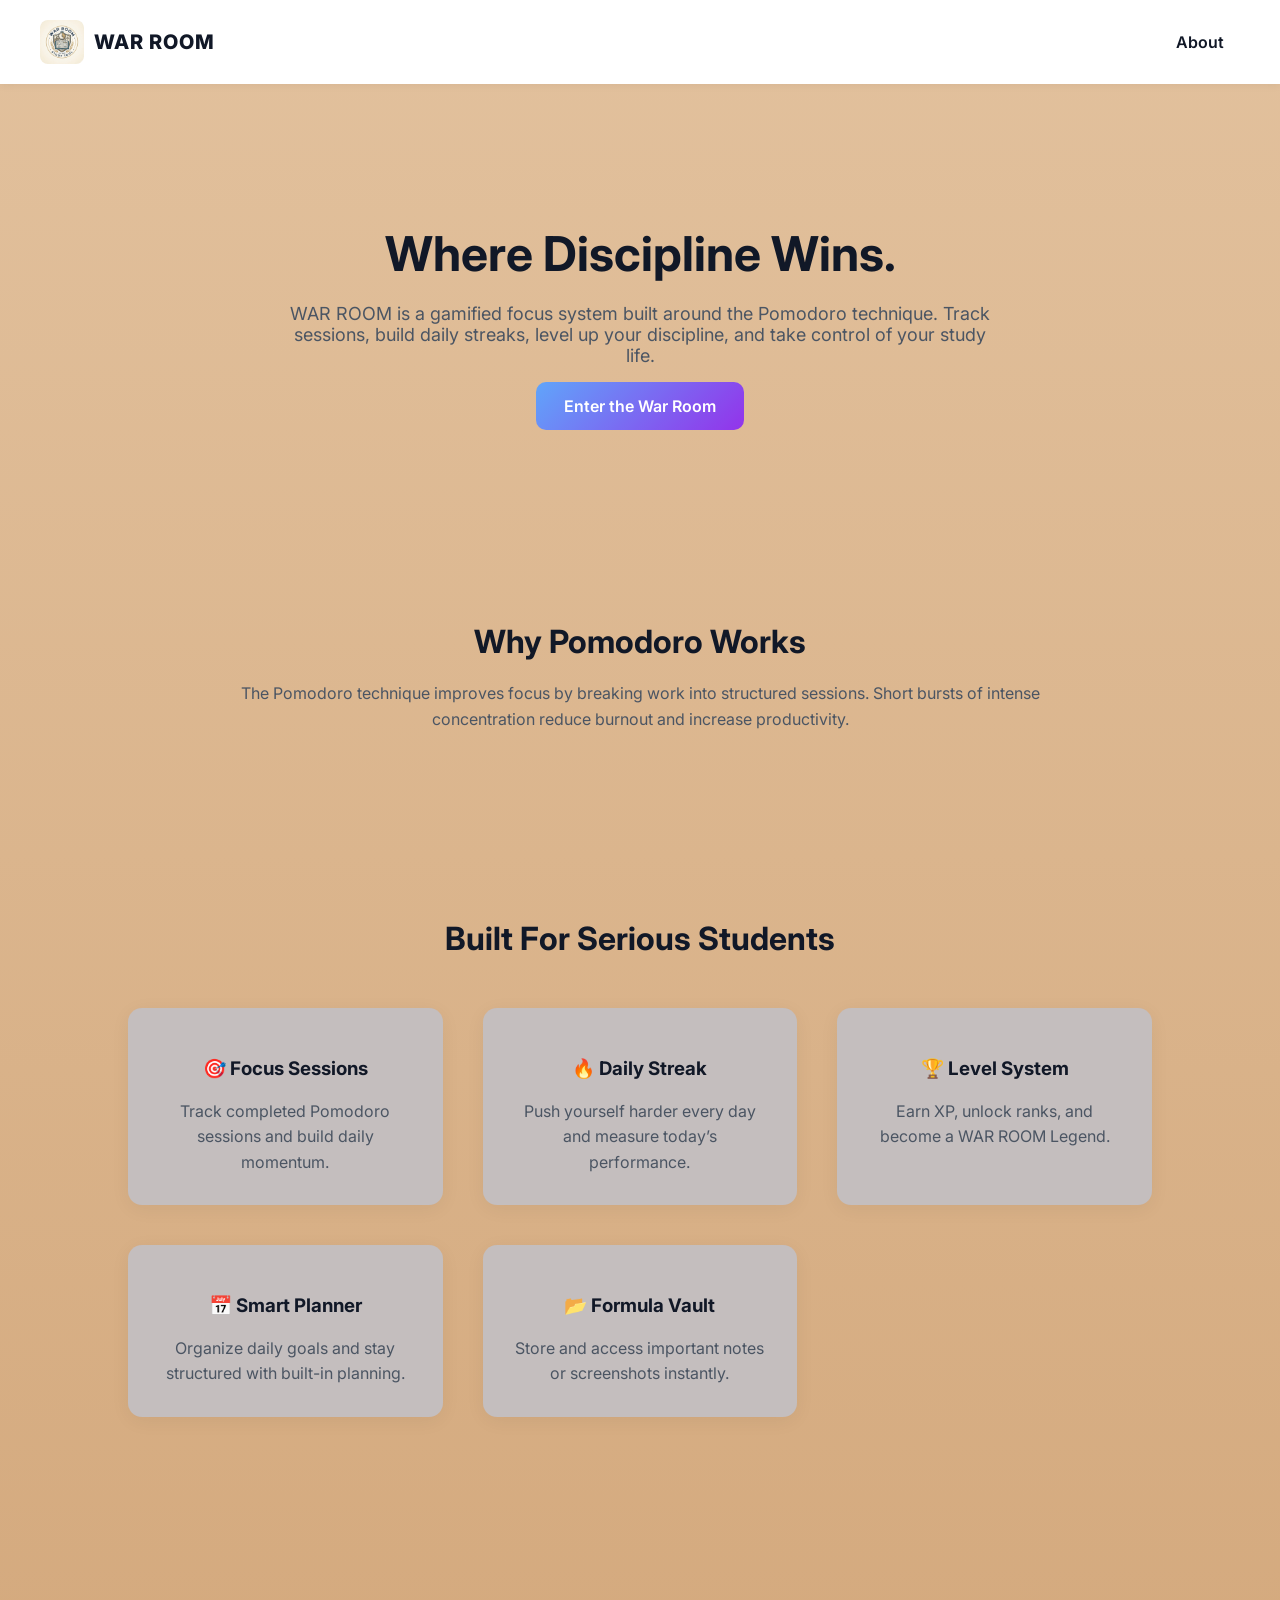
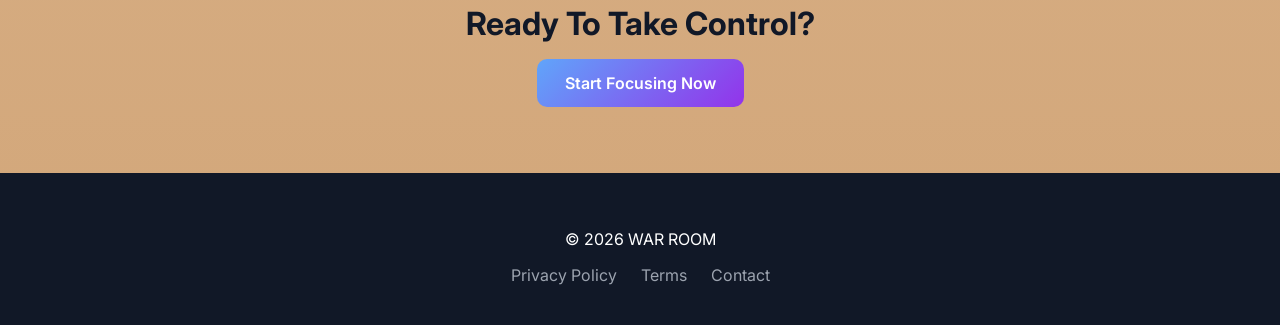
<file: index.html>
<!DOCTYPE html>
<html lang="en">
<head>

 <!-- Google tag (gtag.js) -->
<script async src="https://www.googletagmanager.com/gtag/js?id=G-G4PDVLQXHY"></script>
<script>
  window.dataLayer = window.dataLayer || [];
  function gtag(){dataLayer.push(arguments);}
  gtag('js', new Date());

  gtag('config', 'G-G4PDVLQXHY');
</script>
 
<title>WAR ROOM – Gamified Pomodoro Timer for Serious Students</title>

<meta name="description" content="WAR ROOM is a gamified Pomodoro timer designed for serious students. Track sessions, build daily streaks, earn XP, and level up your discipline." />

<meta name="keywords" content="Pomodoro timer, productivity app, focus timer, study timer, gamified productivity, student focus tool, study planner" />

<meta name="author" content="WAR ROOM" />

<!-- Open Graph -->
<meta property="og:title" content="WAR ROOM – Where Discipline Wins" />
<meta property="og:description" content="Gamified Pomodoro system to build focus, streaks, and discipline." />
<meta property="og:type" content="website" />
<meta property="og:url" content="https://yourusername.github.io/" />

<link rel="icon" type="image/png" href="favicon.png" />
<link href="https://fonts.googleapis.com/css2?family=Inter:wght@300;500;700&display=swap" rel="stylesheet">

<style>
body {
  margin: 0;
  font-family: 'Inter', sans-serif;
  background: linear-gradient(180deg, #e2c19d 0%, #d2a679 100%);
  color: #111827;
}

nav {
  display: flex;
  justify-content: space-between;
  padding: 20px 10%;
  align-items: center;
  background: white;
  box-shadow: 0 2px 8px rgba(0,0,0,0.05);
}

.logo {
  display: flex;
  align-items: center;
  gap: 10px;
  font-weight: 700;
  font-size: 20px;
}

.logo img {
  width: 44px;
  height: 44px;
  object-fit: contain;
  border-radius: 8px;
}

.logo span {
  font-weight: 800;
  letter-spacing: 1px;
}

.hero {
  text-align: center;
  padding: 100px 20px;
}

.hero h1 {
  font-size: 48px;
  margin-bottom: 20px;
}

.hero p {
  font-size: 18px;
  color: #4b5563;
  max-width: 700px;
  margin: auto;
}

.cta {
  margin-top: 30px;
}

.cta a {
  padding: 14px 28px;
  background: linear-gradient(135deg, #60a5fa, #9333ea);
  color: white;
  text-decoration: none;
  border-radius: 10px;
  font-weight: 600;
  transition: 0.2s;
}

.cta a:hover {
  opacity: 0.9;
}

.section {
  padding: 80px 10%;
  text-align: center;
}

.section h2 {
  margin-bottom: 20px;
  font-size: 32px;
}

.section p {
  max-width: 800px;
  margin: auto;
  color: #4b5563;
  line-height: 1.6;
}

.features {
  display: grid;
  grid-template-columns: repeat(auto-fit, minmax(250px, 1fr));
  gap: 40px;
  margin-top: 50px;
}

.feature {
  background: rgb(196, 190, 190);
  padding: 30px;
  border-radius: 14px;
  box-shadow: 0 4px 20px rgba(0,0,0,0.05);
}

footer {
  background: #111827;
  color: white;
  padding: 40px 10%;
  text-align: center;
}

footer a {
  color: #9ca3af;
  text-decoration: none;
  margin: 0 10px;
}

footer a:hover {
  color: white;
}

nav {
  display: flex;
  justify-content: space-between;
  align-items: center;
  padding: 20px 40px;
}

.nav-right {
  display: flex;
  align-items: center;
}

.nav-link {
  text-decoration: none;
  color: #111827; /* dark text for beige background */
  font-weight: 600;
  padding: 8px 16px;
  border-radius: 8px;
  transition: 0.3s ease;
}

.nav-link:hover {
  background: rgba(0, 0, 0, 0.08);
}
</style>
</head>

<body>

<nav>
  <div class="logo">
    <img src="logo.png" alt="WAR ROOM Logo" />
    <span>WAR ROOM</span>
  </div>

  <div class="nav-right">
    <a href="about.html" class="nav-link">About</a>
  </div>
</nav>

<section class="hero">
  <h1>Where Discipline Wins.</h1>
  <p>
    WAR ROOM is a gamified focus system built around the Pomodoro technique.
    Track sessions, build daily streaks, level up your discipline,
    and take control of your study life.
  </p>

  <div class="cta">
    <a href="app.html">Enter the War Room</a>
  </div>
</section>

<section class="section">
  <h2>Why Pomodoro Works</h2>
  <p>
    The Pomodoro technique improves focus by breaking work into structured sessions.
    Short bursts of intense concentration reduce burnout and increase productivity.
  </p>
</section>

<section class="section">
  <h2>Built For Serious Students</h2>

  <div class="features">
    <div class="feature">
      <h3>🎯 Focus Sessions</h3>
      <p>Track completed Pomodoro sessions and build daily momentum.</p>
    </div>

    <div class="feature">
      <h3>🔥 Daily Streak</h3>
      <p>Push yourself harder every day and measure today’s performance.</p>
    </div>

    <div class="feature">
      <h3>🏆 Level System</h3>
      <p>Earn XP, unlock ranks, and become a WAR ROOM Legend.</p>
    </div>

    <div class="feature">
      <h3>📅 Smart Planner</h3>
      <p>Organize daily goals and stay structured with built-in planning.</p>
    </div>

    <div class="feature">
      <h3>📂 Formula Vault</h3>
      <p>Store and access important notes or screenshots instantly.</p>
    </div>
  </div>
</section>

<section class="section">
  <h2>Ready To Take Control?</h2>
  <div class="cta">
    <a href="app.html">Start Focusing Now</a>
  </div>
</section>

<footer>
  <p>© 2026 WAR ROOM</p>
  <div>
    <a href="privacy.html">Privacy Policy</a>
    <a href="terms.html">Terms</a>
    <a href="#">Contact</a>
  </div>
</footer>

</body>
</html>
</file>
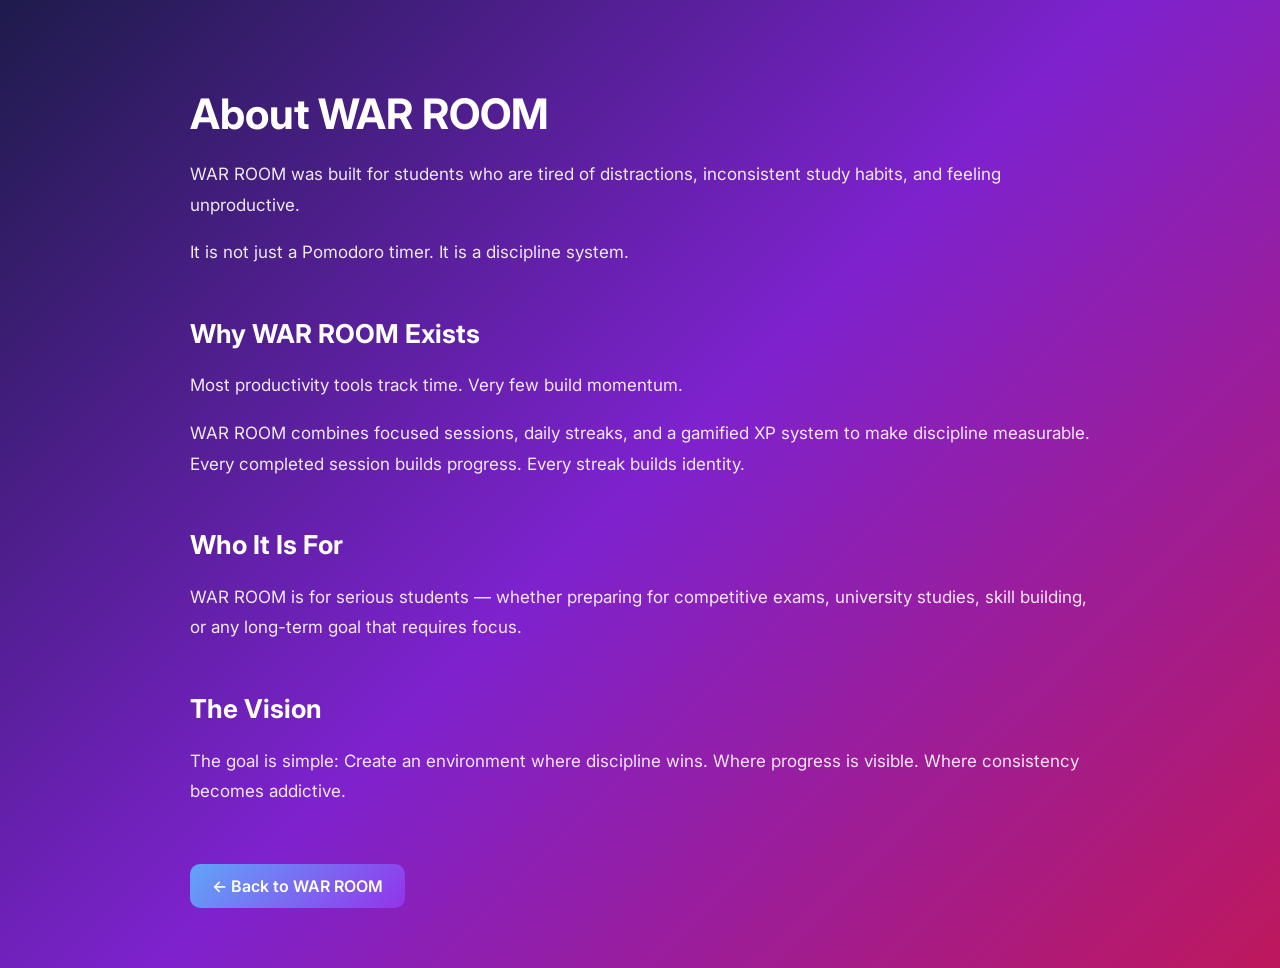
<file: about.html>
<!DOCTYPE html>
<html lang="en">
<head>

<!-- Google tag (gtag.js) -->
<script async src="https://www.googletagmanager.com/gtag/js?id=G-G4PDVLQXHY"></script>
<script>
  window.dataLayer = window.dataLayer || [];
  function gtag(){dataLayer.push(arguments);}
  gtag('js', new Date());

  gtag('config', 'G-G4PDVLQXHY');
</script>

<meta charset="UTF-8">
<meta name="viewport" content="width=device-width, initial-scale=1.0">

<title>About WAR ROOM – The Discipline System</title>

<meta name="description" content="Learn the story behind WAR ROOM – a gamified Pomodoro system built for serious students who want to build discipline and focus.">

<link href="https://fonts.googleapis.com/css2?family=Inter:wght@300;500;700;800&display=swap" rel="stylesheet">

<style>
body {
  margin: 0;
  font-family: 'Inter', sans-serif;
  background: linear-gradient(135deg, #1e1b4b, #7e22ce, #be185d);
  color: white;
  padding: 60px 20px;
}

.container {
  max-width: 900px;
  margin: auto;
}

h1 {
  font-size: 42px;
  margin-bottom: 20px;
}

h2 {
  margin-top: 50px;
  font-size: 26px;
}

p {
  line-height: 1.8;
  font-size: 17px;
  opacity: 0.9;
}

.back {
  display: inline-block;
  margin-top: 40px;
  padding: 12px 22px;
  border-radius: 10px;
  background: linear-gradient(135deg, #60a5fa, #9333ea);
  color: white;
  text-decoration: none;
  font-weight: 600;
}
</style>
</head>

<body>
<div class="container">

<h1>About WAR ROOM</h1>

<p>
WAR ROOM was built for students who are tired of distractions,
inconsistent study habits, and feeling unproductive.
</p>

<p>
It is not just a Pomodoro timer.
It is a discipline system.
</p>

<h2>Why WAR ROOM Exists</h2>

<p>
Most productivity tools track time.
Very few build momentum.
</p>

<p>
WAR ROOM combines focused sessions, daily streaks,
and a gamified XP system to make discipline measurable.
Every completed session builds progress.
Every streak builds identity.
</p>

<h2>Who It Is For</h2>

<p>
WAR ROOM is for serious students —
whether preparing for competitive exams,
university studies, skill building,
or any long-term goal that requires focus.
</p>

<h2>The Vision</h2>

<p>
The goal is simple:
Create an environment where discipline wins.
Where progress is visible.
Where consistency becomes addictive.
</p>

<a href="index.html" class="back">← Back to WAR ROOM</a>

</div>
</body>
</html>
</file>
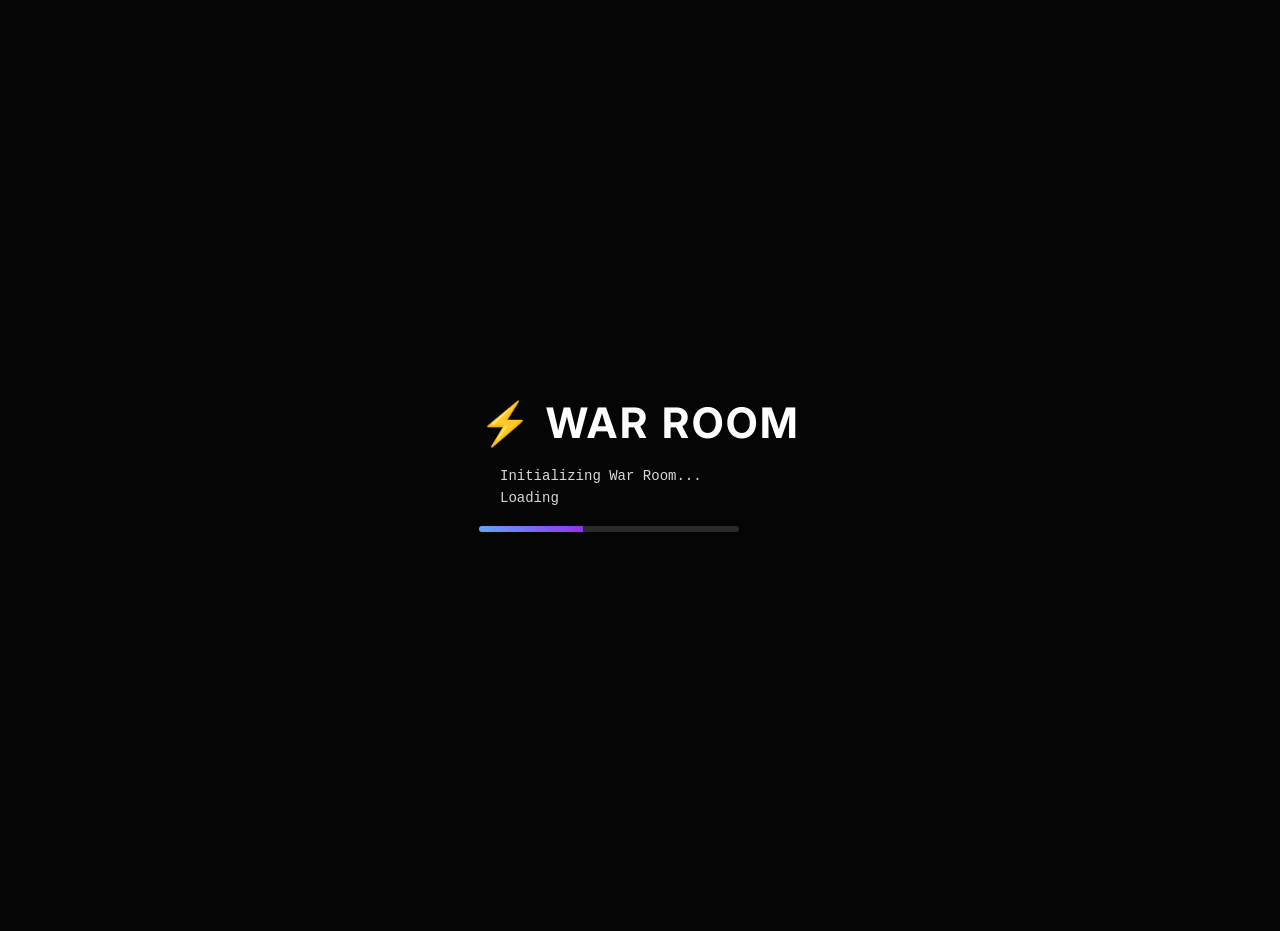
<file: app.html>
<!DOCTYPE html>
<html lang="en">
<head>

<!-- Google tag (gtag.js) -->
<script async src="https://www.googletagmanager.com/gtag/js?id=G-G4PDVLQXHY"></script>
<script>
  window.dataLayer = window.dataLayer || [];
  function gtag(){dataLayer.push(arguments);}
  gtag('js', new Date());

  gtag('config', 'G-G4PDVLQXHY');
</script>
 
<meta name="viewport" content="width=device-width, initial-scale=1.0">
<meta charset="UTF-8" />
<title>War Room</title>
<link rel="stylesheet" href="style.css" />
</head>

<body>

  <div id="bootScreen">
  <div class="bootContent">

    <h1>⚡ WAR ROOM</h1>

    <div id="bootLog"></div>

    <div class="bootBar">
      <div id="bootFill"></div>
    </div>

  </div>
</div>

<div id="appContent">

<div class="bg"></div>
<canvas id="particles"></canvas>

<nav>
  <div class="logo">⚡ WAR ROOM</div>
  <div class="tabs">
    <button onclick="showTab('pomodoro')">Pomodoro</button>
    <button onclick="showTab('calendar')">Planner</button>
    <button onclick="showTab('vault')">Vault</button>
  </div>
</nav>

  <div id="streakBanner" class="streakBanner">
  ⚠️ Don't break your streak! Complete a focus session today.
  </div>


<div id="pomodoro" class="tab">



  <div class="dashboard">

    <!-- LEFT PANEL -->
    <div class="panel left">
      <h3>Daily Goals</h3>
      <textarea id="dailyGoals"
        placeholder="Daily goals will appear here..."></textarea>
        <div id="missionBox">
    🎯 Daily Mission  
    <span id="missionProgress">0 / 4</span>
  </div>
</div>

    <!-- CENTER TIMER -->
    <div class="panel center">

      <h1>Focus Session</h1>

      <div class="ring">
        <div class="ringInner">
          <div id="timer">25:00</div>
        </div>
       </div>

      <div class="controls">
        <button onclick="startTimer()">Start</button>
        <button onclick="pauseTimer()">Pause</button>
        <button onclick="resetTimer()">Reset</button>
      </div>

      <p class="mode">Focus Mode 🔥</p>

      <div class="stats">
        Sessions: <span id="sessions">0</span> |
        Streak: <span id="streak">0</span>
      </div>

      <div class="rankBox">
  <h3 id="rankTitle">Focus Cadet</h3>
  <div class="xpBar">
    <div id="xpFill"></div>
  </div>
  <p id="xpText">0 / 100 XP</p>
</div>

    </div>

    <!-- RIGHT PANEL -->
    <div class="panel right">
      <h3>Session Stats</h3>

      <p>Total Focus: <span id="totalFocus">0</span> min</p>

      <h4 class="heatTitle">Focus History</h4>

      <div id="heatmap"></div>
    </div>

    <div id="breakModal" class="modal">
  <div class="modalCard center">

    <h2>☕ Tactical Break</h2>

    <div class="ring">
      <div class="ringInner">
        <div id="breakTimer">05:00</div>
      </div>
    </div>

    <p>Recover soldier. Next mission soon.</p>

  </div>
</div>

  </div>

</div>

<div id="calendar" class="tab">

  <div class="calendar">

    <div class="monthBar">
      <button onclick="changeMonth(-1)">←</button>
      <div id="monthTitle"></div>
      <button onclick="changeMonth(1)">→</button>
    </div>

    <div class="grid" id="calendarGrid"></div>

  </div>

  <!-- EXPANDED DAY VIEW -->
  <div id="dayModal" class="modal">

    <div class="modalCard">

      <button class="closeBtn" onclick="closeModal()">✕</button>

      <h2 id="modalDate">March 3</h2>

      <textarea placeholder="Tasks, goals, notes..."></textarea>

    </div>

  </div>

</div>

<div id="vault" class="tab">

  <div class="vault">

    <h1>Formula Vault</h1>

    <p class="hint">
      Paste screenshots (Ctrl + V) or drag images here
    </p>

    <div id="vaultGrid" class="vaultGrid"></div>

    <div id="viewer" class="viewer">

        <span class="closeViewer" onclick="closeViewer()">✕</span>

        <button class="navBtn prev" onclick="prevImage()">⬅</button>

        <img id="viewerImg">

        <button class="navBtn next" onclick="nextImage()">➡</button>

</div>

  </div>

</div>
<audio id="alarmSound" src="alarm.ogg"></audio>

<script src="script.js"></script>

</div>
</body>
</html>
</file>
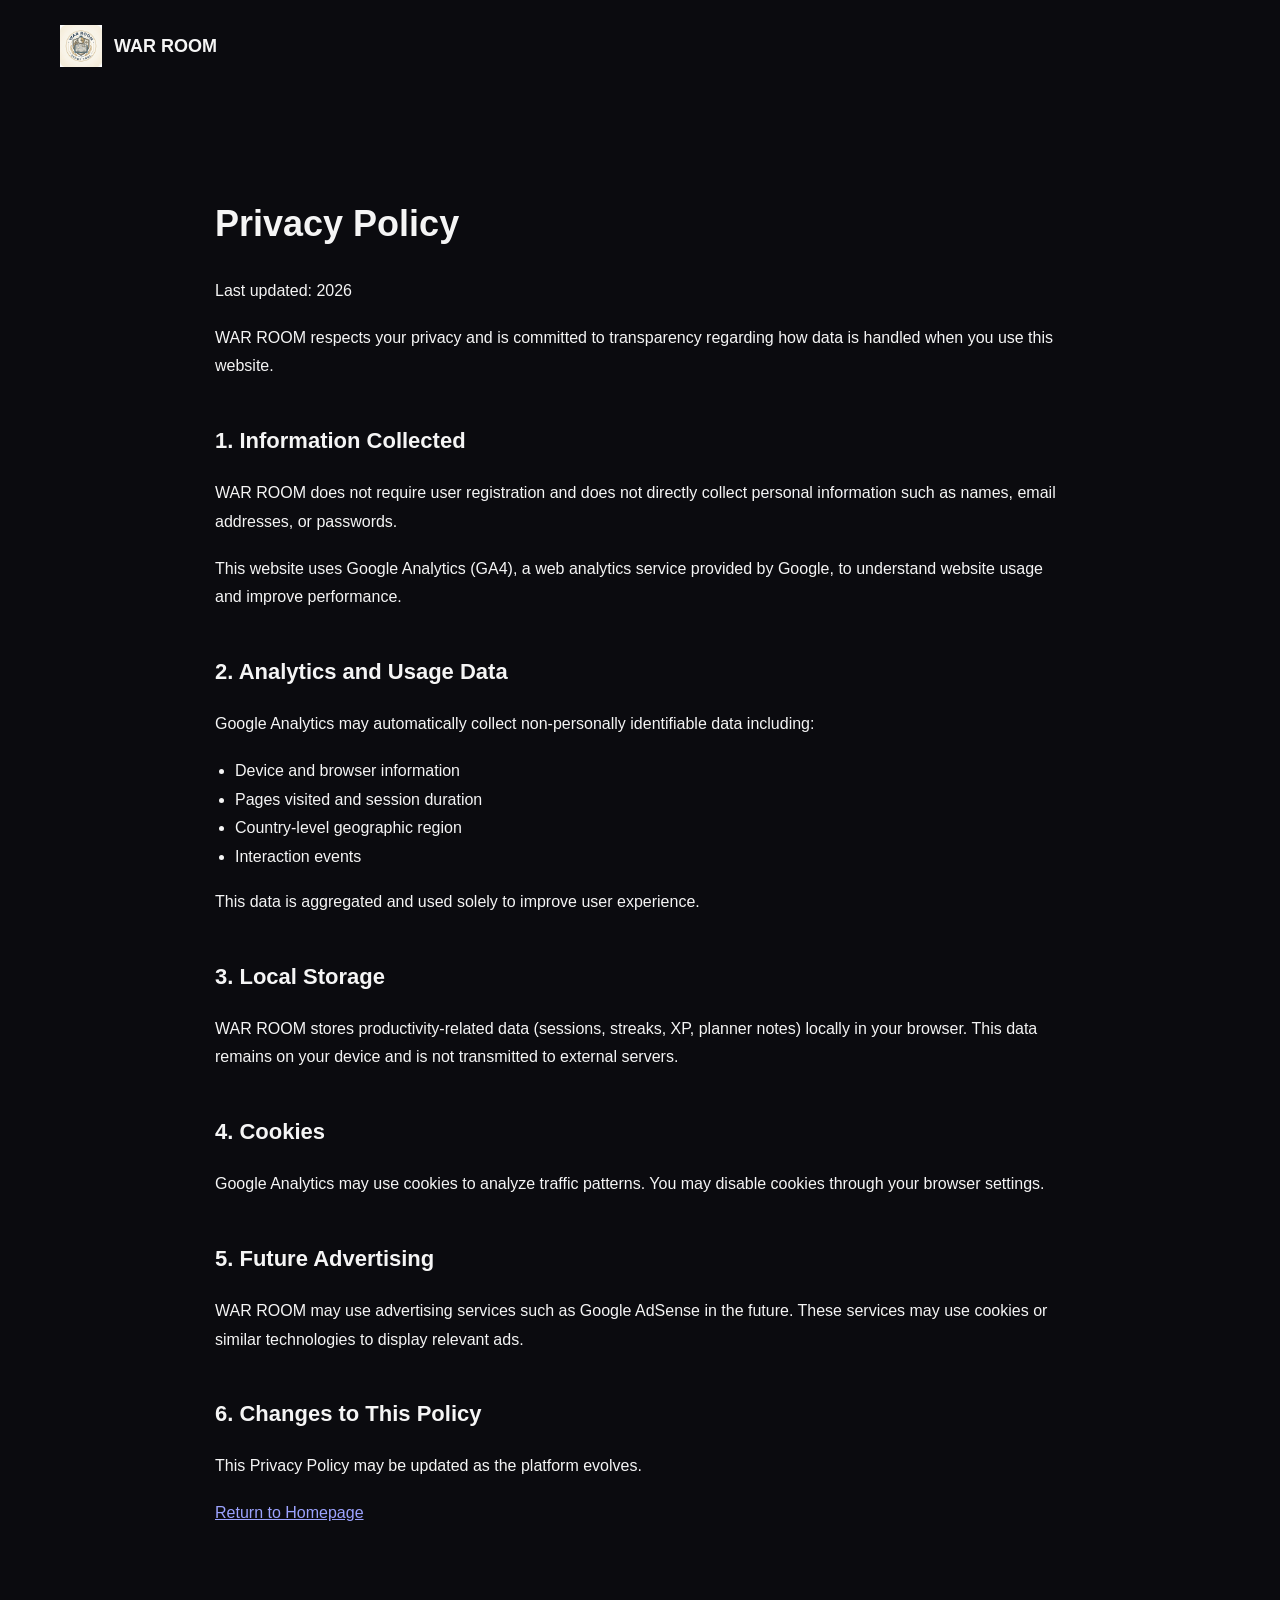
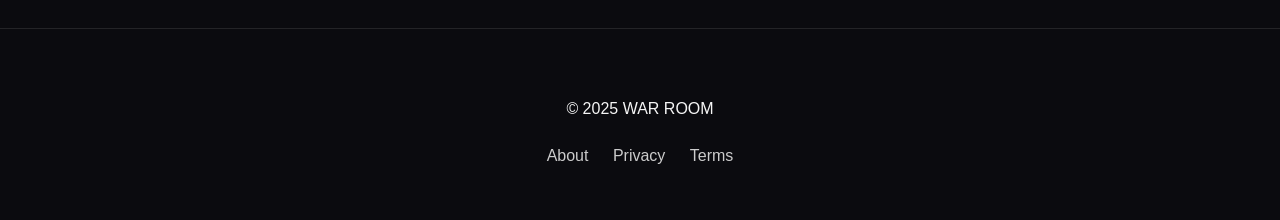
<file: privacy.html>
<!DOCTYPE html>
<html lang="en">
<head>

<!-- Google Analytics -->
<script async src="https://www.googletagmanager.com/gtag/js?id=G-G4PDVLQXHY"></script>
<script>
  window.dataLayer = window.dataLayer || [];
  function gtag(){dataLayer.push(arguments);}
  gtag('js', new Date());
  gtag('config', 'G-G4PDVLQXHY');
</script>

<meta charset="UTF-8">
<meta name="viewport" content="width=device-width, initial-scale=1.0">
<title>Privacy Policy – WAR ROOM</title>

<style>

body {
  margin: 0;
  font-family: Inter, Arial, sans-serif;
  background: #0b0b0f;
  color: #f5f5f5;
  line-height: 1.8;
}

/* NAVBAR */
nav {
  padding: 25px 60px;
}

.logo {
  display: flex;
  align-items: center;
  gap: 12px;
}

.logo img {
  height: 42px;
  width: auto;
  object-fit: contain;
}

.logo span {
  font-size: 18px;
  font-weight: 600;
}

/* CONTENT */
.container {
  max-width: 850px;
  margin: 100px auto;
  padding: 0 20px;
}

h1 {
  font-size: 36px;
  margin-bottom: 20px;
}

h2 {
  margin-top: 40px;
  font-size: 22px;
}

p {
  margin-bottom: 18px;
}

ul {
  padding-left: 20px;
}

/* FOOTER */
footer {
  text-align: center;
  padding: 50px 20px;
  margin-top: 80px;
  border-top: 1px solid rgba(255,255,255,0.1);
}

footer a {
  color: #ccc;
  text-decoration: none;
  margin: 0 10px;
}

footer a:hover {
  color: #fff;
}

</style>
</head>

<body>

<nav>
  <div class="logo">
    <img src="logo.png" alt="WAR ROOM Logo">
    <span>WAR ROOM</span>
  </div>
</nav>

<div class="container">

<h1>Privacy Policy</h1>
<p>Last updated: 2026</p>

<p>
WAR ROOM respects your privacy and is committed to transparency regarding how data is handled when you use this website.
</p>

<h2>1. Information Collected</h2>

<p>
WAR ROOM does not require user registration and does not directly collect personal information such as names, email addresses, or passwords.
</p>

<p>
This website uses Google Analytics (GA4), a web analytics service provided by Google, to understand website usage and improve performance.
</p>

<h2>2. Analytics and Usage Data</h2>

<p>Google Analytics may automatically collect non-personally identifiable data including:</p>

<ul>
<li>Device and browser information</li>
<li>Pages visited and session duration</li>
<li>Country-level geographic region</li>
<li>Interaction events</li>
</ul>

<p>
This data is aggregated and used solely to improve user experience.
</p>

<h2>3. Local Storage</h2>

<p>
WAR ROOM stores productivity-related data (sessions, streaks, XP, planner notes) locally in your browser. This data remains on your device and is not transmitted to external servers.
</p>

<h2>4. Cookies</h2>

<p>
Google Analytics may use cookies to analyze traffic patterns. You may disable cookies through your browser settings.
</p>

<h2>5. Future Advertising</h2>

<p>
WAR ROOM may use advertising services such as Google AdSense in the future. These services may use cookies or similar technologies to display relevant ads.
</p>

<h2>6. Changes to This Policy</h2>

<p>
This Privacy Policy may be updated as the platform evolves.
</p>

<p>
<a href="index.html" style="color:#9ca3ff;">Return to Homepage</a>
</p>

</div>

<footer>
  <p>© 2025 WAR ROOM</p>
  <div>
    <a href="about.html">About</a>
    <a href="privacy.html">Privacy</a>
    <a href="terms.html">Terms</a>
  </div>
</footer>

</body>
</html>
</file>
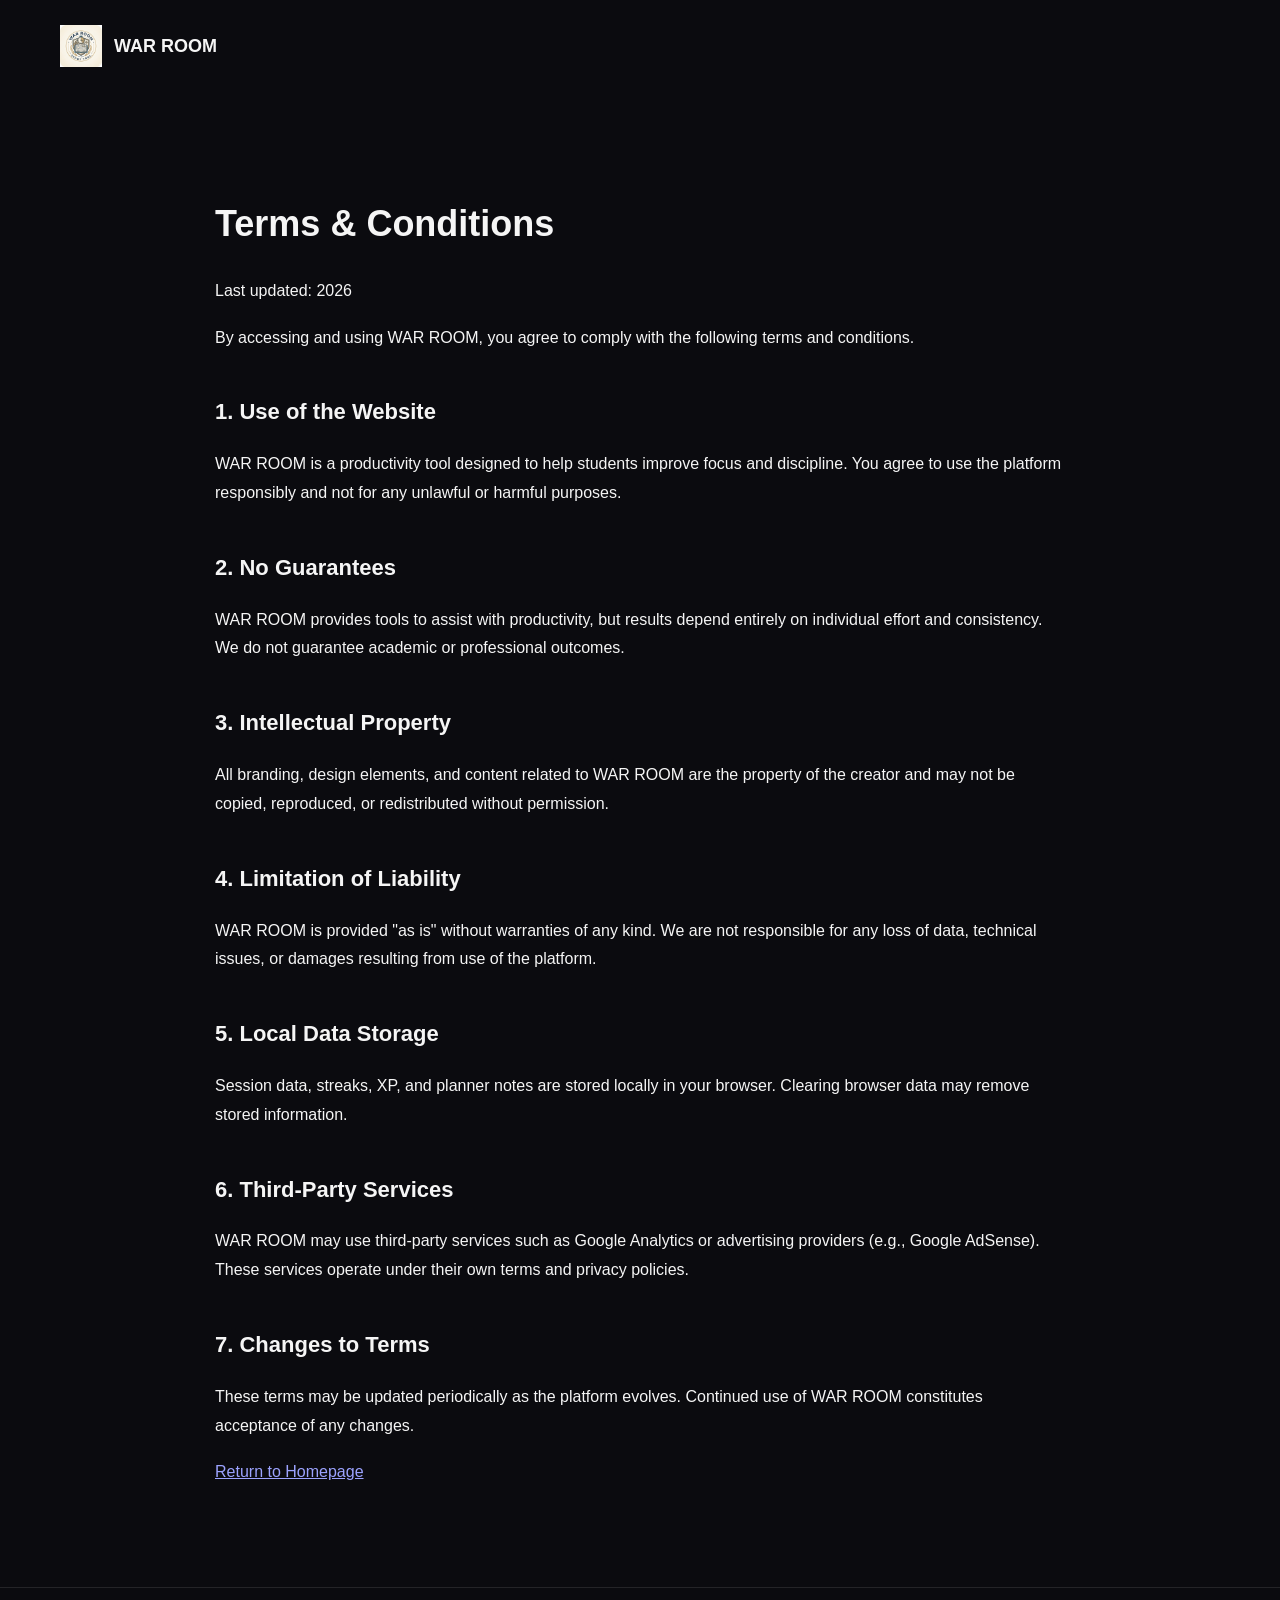
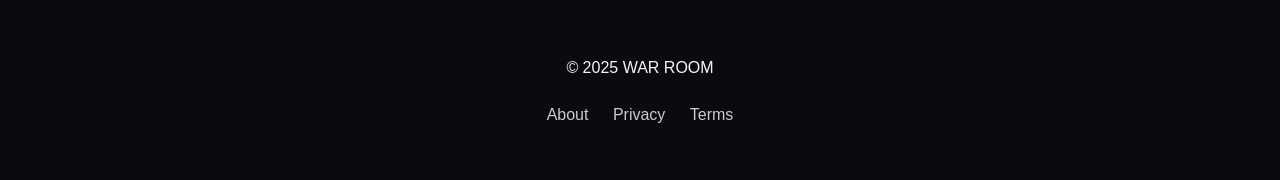
<file: terms.html>
<!DOCTYPE html>
<html lang="en">
<head>

<!-- Google Analytics -->
<script async src="https://www.googletagmanager.com/gtag/js?id=G-G4PDVLQXHY"></script>
<script>
  window.dataLayer = window.dataLayer || [];
  function gtag(){dataLayer.push(arguments);}
  gtag('js', new Date());
  gtag('config', 'G-G4PDVLQXHY');
</script>

<meta charset="UTF-8">
<meta name="viewport" content="width=device-width, initial-scale=1.0">
<title>Terms & Conditions – WAR ROOM</title>

<style>

body {
  margin: 0;
  font-family: Inter, Arial, sans-serif;
  background: #0b0b0f;
  color: #f5f5f5;
  line-height: 1.8;
}

/* NAVBAR */
nav {
  padding: 25px 60px;
}

.logo {
  display: flex;
  align-items: center;
  gap: 12px;
}

.logo img {
  height: 42px;
  width: auto;
  object-fit: contain;
}

.logo span {
  font-size: 18px;
  font-weight: 600;
}

/* CONTENT */
.container {
  max-width: 850px;
  margin: 100px auto;
  padding: 0 20px;
}

h1 {
  font-size: 36px;
  margin-bottom: 20px;
}

h2 {
  margin-top: 40px;
  font-size: 22px;
}

p {
  margin-bottom: 18px;
}

ul {
  padding-left: 20px;
}

/* FOOTER */
footer {
  text-align: center;
  padding: 50px 20px;
  margin-top: 80px;
  border-top: 1px solid rgba(255,255,255,0.1);
}

footer a {
  color: #ccc;
  text-decoration: none;
  margin: 0 10px;
}

footer a:hover {
  color: #fff;
}

</style>
</head>

<body>

<nav>
  <div class="logo">
    <img src="logo.png" alt="WAR ROOM Logo">
    <span>WAR ROOM</span>
  </div>
</nav>

<div class="container">

<h1>Terms & Conditions</h1>
<p>Last updated: 2026</p>

<p>
By accessing and using WAR ROOM, you agree to comply with the following terms and conditions.
</p>

<h2>1. Use of the Website</h2>

<p>
WAR ROOM is a productivity tool designed to help students improve focus and discipline. You agree to use the platform responsibly and not for any unlawful or harmful purposes.
</p>

<h2>2. No Guarantees</h2>

<p>
WAR ROOM provides tools to assist with productivity, but results depend entirely on individual effort and consistency. We do not guarantee academic or professional outcomes.
</p>

<h2>3. Intellectual Property</h2>

<p>
All branding, design elements, and content related to WAR ROOM are the property of the creator and may not be copied, reproduced, or redistributed without permission.
</p>

<h2>4. Limitation of Liability</h2>

<p>
WAR ROOM is provided "as is" without warranties of any kind. We are not responsible for any loss of data, technical issues, or damages resulting from use of the platform.
</p>

<h2>5. Local Data Storage</h2>

<p>
Session data, streaks, XP, and planner notes are stored locally in your browser. Clearing browser data may remove stored information.
</p>

<h2>6. Third-Party Services</h2>

<p>
WAR ROOM may use third-party services such as Google Analytics or advertising providers (e.g., Google AdSense). These services operate under their own terms and privacy policies.
</p>

<h2>7. Changes to Terms</h2>

<p>
These terms may be updated periodically as the platform evolves. Continued use of WAR ROOM constitutes acceptance of any changes.
</p>

<p>
<a href="index.html" style="color:#9ca3ff;">Return to Homepage</a>
</p>

</div>

<footer>
  <p>© 2025 WAR ROOM</p>
  <div>
    <a href="about.html">About</a>
    <a href="privacy.html">Privacy</a>
    <a href="terms.html">Terms</a>
  </div>
</footer>

</body>
</html>
</file>
<file: style.css>
@import url('https://fonts.googleapis.com/css2?family=Inter:wght@300;500;700&display=swap');

body {
  margin: 0;
  font-family: 'Inter', sans-serif;
  color: white;
  overflow-x: hidden;
  background: #050505;
}

#appContent{
  opacity:0;
  transition:opacity 1s ease;
}

#appContent.show{
  opacity:1;
}

#bootLog{
  font-family: monospace;
  font-size:14px;
  text-align:left;
  width:280px;
  margin:0 auto 20px auto;
  opacity:0.85;
}

.bootLine{
  margin:6px 0;
  white-space:nowrap;
}

/* BACKGROUND */

.bg {
  position: fixed;
  width: 100%;
  height: 100%;
  background:
    radial-gradient(circle at 20% 20%, #0f172a, transparent),
    radial-gradient(circle at 80% 80%, #1e3a8a, transparent),
    #000;
  animation: bgMove 30s infinite alternate;
  z-index: -2;
}

@keyframes bgMove {
  from { filter: hue-rotate(0deg); }
  to { filter: hue-rotate(60deg); }
}

#particles {
  position: fixed;
  top: 0;
  left: 0;
  z-index: -1;
}

/* NAV */

nav {
  display: flex;
  justify-content: space-between;
  padding: 16px 40px;
  align-items: center;
}

.logo {
  font-weight: 700;
  font-size: 18px;
}

.tabs button,
.controls button,
.monthBar button {
  margin-left: 10px;
  padding: 8px 18px;
  background: rgba(255,255,255,0.08);
  border: none;
  border-radius: 10px;
  color: white;
  cursor: pointer;
  transition: all 0.2s ease;
}

/* ACTIVE TAB */

.tabs button.activeTab {
  background: linear-gradient(135deg, #60a5fa, #9333ea);
  box-shadow: 0 0 15px rgba(147,51,234,0.6);
}

.tabs button:hover,
.controls button:hover,
.monthBar button:hover {
  background: rgba(255,255,255,0.18);
  transform: translateY(-2px);
}

.tabs button:active,
.controls button:active {
  transform: scale(0.95);
}

/* TAB */

.tab {
  display: none;
  min-height: calc(100vh - 70px);
}

.active {
  display: flex;
  align-items: center;
  justify-content: center;
}

/* DASHBOARD */

.dashboard {
  display: grid;
  grid-template-columns: 1fr 2fr 1fr;
  gap: 25px;
  width: 90%;
  height: 85%;
}
.streakBanner{
  text-align:center;
  padding:10px;
  background:rgba(255,165,0,0.15);
  color:#ffcc80;
  font-size:14px;
  border-bottom:1px solid rgba(255,255,255,0.1);
}

.dailyMission{
  margin-top:10px;
  padding:12px;
  border-radius:10px;
  background:rgba(255,255,255,0.05);
  text-align:center;
}

#missionBox{
margin-top:20px;
padding:12px 16px;
border-radius:12px;
background:rgba(255,255,255,0.05);
display:flex;
justify-content:space-between;
align-items:center;
font-weight:500;
}

#missionProgress{
opacity:0.8;
font-weight:600;
}

#missionProgress{
  font-weight:700;
  color:#60a5fa;
}

/* PANELS */

.panel {
  background: rgba(255,255,255,0.05);
  backdrop-filter: blur(18px);
  border-radius: 20px;
  padding: 25px;
  position: relative;
  overflow: hidden;
  transition: 0.3s ease;
  animation: floatPanel 6s ease-in-out infinite alternate;
}

.panel:hover {
  background: rgba(255,255,255,0.08);
}

@keyframes floatPanel {
  from { transform: translateY(0px); }
  to { transform: translateY(-6px); }
}

/* SHINE EFFECT */

.panel::before {
  content: "";
  pointer-events: none;
  position: absolute;
  top: -50%;
  left: -50%;
  width: 200%;
  height: 200%;
  background: linear-gradient(
    120deg,
    transparent 30%,
    rgba(255,255,255,0.05),
    transparent 70%
  );
  transform: rotate(25deg);
  animation: shine 8s linear infinite;
}

@keyframes shine {
  0% { transform: translateX(-100%) rotate(25deg); }
  100% { transform: translateX(100%) rotate(25deg); }
}

/* WAR ROOM BOOT SCREEN */

#bootScreen{
  position:fixed;
  inset:0;
  background:#050505;
  display:flex;
  align-items:center;
  justify-content:center;
  z-index:9999;
}

.bootContent{
  text-align:center;
}

.bootContent h1{
  font-size:42px;
  letter-spacing:3px;
  margin-bottom:20px;
}

#bootText{
  opacity:0.7;
  margin-bottom:25px;
}

.bootBar{
  width:260px;
  height:6px;
  background:rgba(255,255,255,0.15);
  border-radius:10px;
  overflow:hidden;
}

#bootFill{
  width:0%;
  height:100%;
  background:linear-gradient(90deg,#60a5fa,#9333ea);
  transition:width 0.3s;
}

/* TEXTAREA */

textarea {
  width: 100%;
  height: 80%;
  background: transparent;
  border: none;
  color: white;
  resize: none;
  font-family: 'Inter', sans-serif;
}

/* TIMER */

.center {
  text-align: center;
}
/* CLEAN TIMER RING */

.ring {
  width: 220px;
  height: 220px;
  margin: 20px auto;
  border-radius: 50%;
  display: flex;
  align-items: center;
  justify-content: center;

  background: conic-gradient(
    #60a5fa 0deg,
    #60a5fa 360deg,
    rgba(255,255,255,0.1) 360deg
  );

  box-shadow: 0 0 20px rgba(96,165,250,0.5);
}

.ringInner {
  width: 82%;
  height: 82%;
  border-radius: 50%;
  background: rgba(0, 0, 0, 0.7);
  backdrop-filter: blur(10px);

  display: flex;
  align-items: center;
  justify-content: center;
}

#timer {
  font-size: 72px;
  font-weight: 700;
  letter-spacing: 2px;

  color: #ffffff;

  text-shadow:
    0 0 8px rgba(255,255,255,0.6),
    0 0 20px rgba(96,165,250,0.7);

  user-select: none;
}

.ring {
  box-shadow:
    0 0 25px rgba(96,165,250,0.6),
    inset 0 0 25px rgba(96,165,250,0.3);
}

/* HEATMAP */

.heatTitle{
  margin-top:20px;
  font-size:16px;
  opacity:0.9;
}

#heatmap{
  margin-top:12px;
  display:grid;
  grid-template-columns:repeat(7,1fr);
  gap:6px;
}

.heatCell{
  width:100%;
  padding-top:100%;
  border-radius:4px;
  background:rgba(255,255,255,0.06);
}

/* intensity levels */

.heat1{ background:#1d4ed8; }
.heat2{ background:#2563eb; }
.heat3{ background:#3b82f6; }
.heat4{ background:#60a5fa; }

/* SESSION COMPLETE FLASH */

.sessionComplete{
  animation: sessionGlow 0.9s ease-out;
}

@keyframes sessionGlow{
  0%{
    box-shadow:0 0 20px rgba(96,165,250,0.5);
  }

  50%{
    box-shadow:
      0 0 40px rgba(96,165,250,1),
      0 0 80px rgba(147,51,234,0.9);
  }

  100%{
    box-shadow:0 0 20px rgba(96,165,250,0.5);
  }
}
/* CALENDAR */

.calendar {
  width: 90%;
  max-width: 1100px;
  text-align: center;
}

.monthBar {
  display: flex;
  justify-content: center;
  align-items: center;
  gap: 25px;
  font-size: 28px;
  margin-bottom: 20px;
}

.grid {
  display: grid;
  grid-template-columns: repeat(7, 1fr);
  gap: 14px;
}

.day {
  background: rgba(255,255,255,0.05);
  border-radius: 14px;
  padding: 20px 0;
  cursor: pointer;
  transition: .25s;
  font-size: 18px;
}

.day:hover {
  transform: scale(1.08);
  background: rgba(255,255,255,0.12);
}

/* MODAL */

.modal {
  position: fixed;
  inset: 0;
  display: none;
  align-items: center;
  justify-content: center;
  backdrop-filter: blur(12px);
  background: rgba(0,0,0,0.65);
  z-index: 100;
}

.modal.show {
  display: flex;
}

.modalCard {
  background: rgba(255,255,255,0.06);
  padding: 35px;
  border-radius: 20px;
  width: 420px;
  backdrop-filter: blur(20px);
  text-align: center;
}

.modalCard textarea {
  width: 100%;
  height: 180px;
  margin-top: 15px;
  background: transparent;
  border: 1px solid rgba(255,255,255,0.2);
  border-radius: 10px;
  color: white;
  padding: 12px;
  resize: none;
}

.closeBtn {
  position: absolute;
  right: 20px;
  top: 20px;
  background: none;
  border: none;
  color: white;
  font-size: 20px;
  cursor: pointer;
}

/* VAULT */

.vault {
  width: 95%;
  height: 100%;
  padding: 20px;
  overflow-y: auto;
}

.vaultGrid {
  display: grid;
  grid-template-columns: repeat(auto-fill, minmax(220px, 1fr));
  gap: 22px;
}

.vaultItem {
  position: relative;
  cursor: pointer;
  transition: .2s;
}

.vaultItem:hover {
  transform: scale(1.03);
}

.vaultItem img {
  width: 100%;
  border-radius: 8px;
  display: block;
}

.fileName {
  font-size: 13px;
  opacity: .7;
  margin-top: 6px;
}

.deleteBtn {
  position: absolute;
  top: 8px;
  right: 8px;
  background: rgba(0,0,0,0.75);
  border: none;
  color: white;
  padding: 3px 8px;
  font-size: 14px;
  border-radius: 6px;
  cursor: pointer;
  z-index: 2;
}

/* VIEWER */

.viewer {
  position: fixed;
  inset: 0;
  background: rgba(0,0,0,0.9);
  display: none;
  align-items: center;
  justify-content: center;
  z-index: 500;
}

.viewer.show {
  display: flex;
}

.viewer img {
  max-width: 85%;
  max-height: 85%;
  border-radius: 12px;
}

.navBtn {
  position: absolute;
  top: 50%;
  transform: translateY(-50%);
  font-size: 32px;
  background: rgba(255,255,255,0.1);
  border: none;
  color: white;
  padding: 12px 18px;
  cursor: pointer;
  border-radius: 10px;
}

.prev { left: 40px; }
.next { right: 40px; }

.closeViewer {
  position: absolute;
  top: 30px;
  right: 40px;
  font-size: 28px;
  cursor: pointer;
}

/* BREAK MODAL TIMER */

#breakModal .modalCard{
  width:420px;
  text-align:center;
}

#breakModal h2{
  font-size:28px;
  margin-bottom:18px;
  letter-spacing:1px;
}

/* break timer number */

#breakTimer{
  font-size:64px;
  font-weight:700;
  letter-spacing:2px;

  color:#ffffff;

  text-shadow:
    0 0 8px rgba(255,255,255,0.6),
    0 0 20px rgba(147,51,234,0.8);

  user-select:none;
}

/* break ring color */

#breakModal .ring{
  background:conic-gradient(
    #9333ea 0deg,
    #9333ea 360deg,
    rgba(255,255,255,0.1) 360deg
  );

  box-shadow:
    0 0 25px rgba(147,51,234,0.7),
    inset 0 0 25px rgba(147,51,234,0.4);
}

/* RESPONSIVE */

@media (max-width: 1000px) {
  .dashboard {
    grid-template-columns: 1fr;
    height: auto;
  }
  .dashboard {
  width: 92%;
  gap: 20px;
}

  .ring {
    width: 300px;
    height: 300px;
  }

  #timer {
    font-size: 50px;
  }
}

.rankBox {
  margin-top: 20px;
  text-align: center;
}

.xpBar {
  width: 100%;
  height: 10px;
  background: rgba(255,255,255,0.1);
  border-radius: 20px;
  overflow: hidden;
  margin-top: 8px;
}

#xpFill {
  height: 100%;
  width: 0%;
  background: linear-gradient(90deg, #60a5fa, #9333ea);
  transition: width 0.4s ease;
}

@media (min-width: 900px) {

  .ring {
    width: 300px;
    height: 300px;
  }

  #timer {
    font-size: 72px;
  }

}





/* ================= MOBILE CLEAN VERSION ================= */

@media (max-width: 780px) {

  /* Stop cinematic flex centering */
  .active {
    display: block;
  }

  .tabs{
  display:flex;
  gap:8px;
  }

  /* Stack dashboard properly */
  .dashboard {
    grid-template-columns: 1fr;
    width: 92%;
    height: auto;
    gap: 18px;
    padding-left: 5%;
  }

  /* Panels tighter */
  .panel {
    padding: 18px;
    animation: none;
  }

  #missionBox{
  margin-top:14px;
  padding:10px 12px;
  font-size:14px;

  display:flex;
  justify-content:space-between;
  align-items:center;

  background:rgba(255,255,255,0.08);
  border-radius:10px;
}

.panel.left{
  display:flex;
  flex-direction:column;
}

  /* Center timer properly */
  .center {
    text-align: center;
  }

  .ring {
    width: 180px;
    height: 180px;
  }

  #timer {
    font-size: 42px;
  }

  /* Calendar compact */
  .calendar {
    width: 100%;
  }

  .monthBar {
    font-size: 18px;
    gap: 12px;
  }

  .grid {
    gap: 8px;
  }

  .day {
    padding: 10px 0;
    font-size: 14px;
  }

  /* Vault grid tighter */
  .vaultGrid {
    grid-template-columns: repeat(auto-fill, minmax(140px, 1fr));
    gap: 14px;
  }

}
</file>
